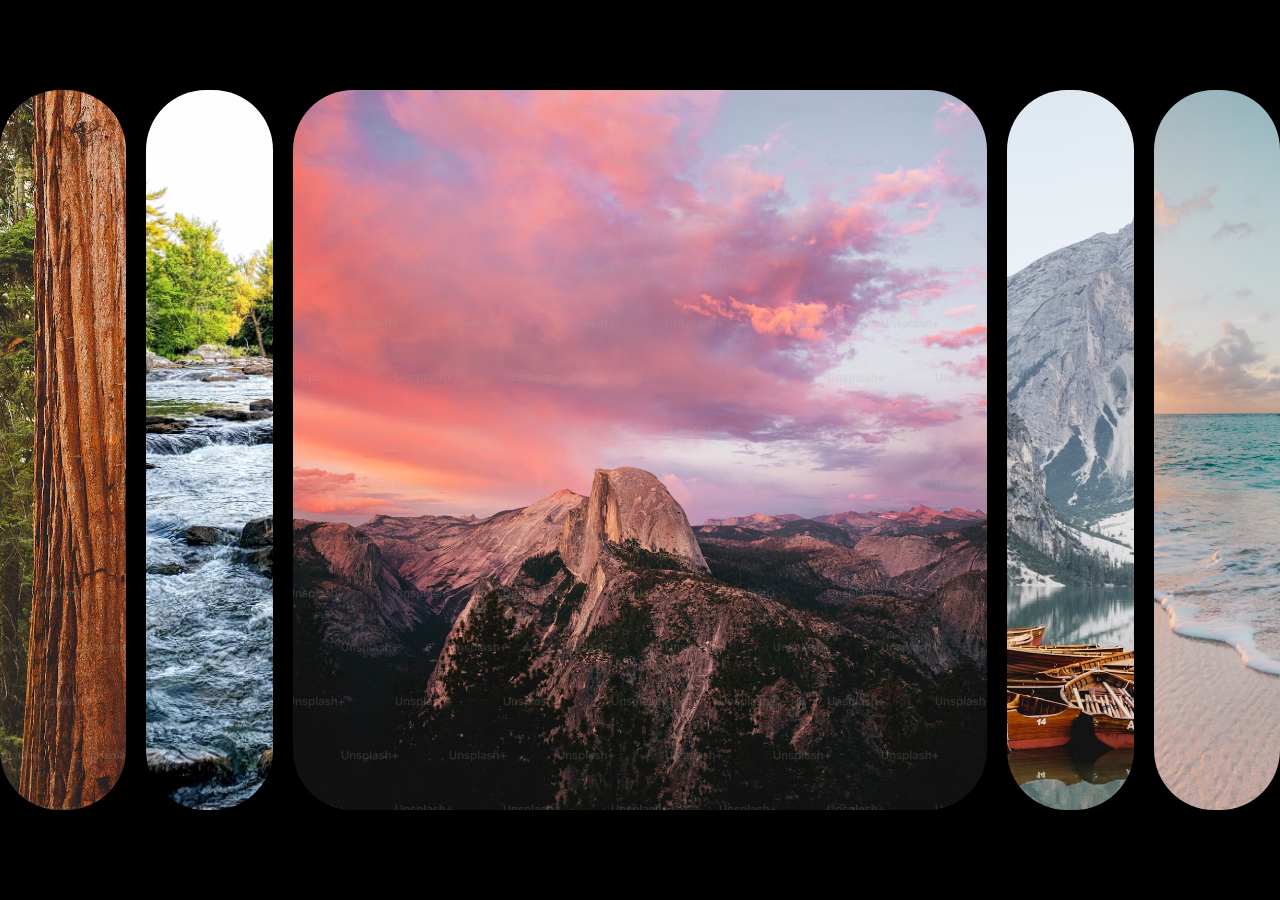
<file: index.html>
<!DOCTYPE html>
<html lang="en">
<head>
    <meta charset="UTF-8">
    <meta name="viewport" content="width=device-width, initial-scale=1.0">
    <title>Photos</title>
    <link rel="shortcut icon" href="./Images/favicon.png" type="image/x-icon">
    <link rel="stylesheet" href="style.css">
</head>
<body>
    <div class="container">
        <div class="cards">
            <div class="card"><img src="./Images/image 1.avif" alt="img1" srcset=""></div>
            <div class="card"><img src="./Images/image 2.avif" alt="img2" srcset=""></div>
            <div class="card active"><img src="./Images/image 3.avif" alt="img3" srcset=""></div>
            <div class="card"><img src="./Images/image 4.avif" alt="img4" srcset=""></div>
            <div class="card"><img src="./Images/image 5.avif" alt="img5" srcset=""></div>
        </div>
    </div>
    <script src="script.js"></script>
</body>
</html>
</file>
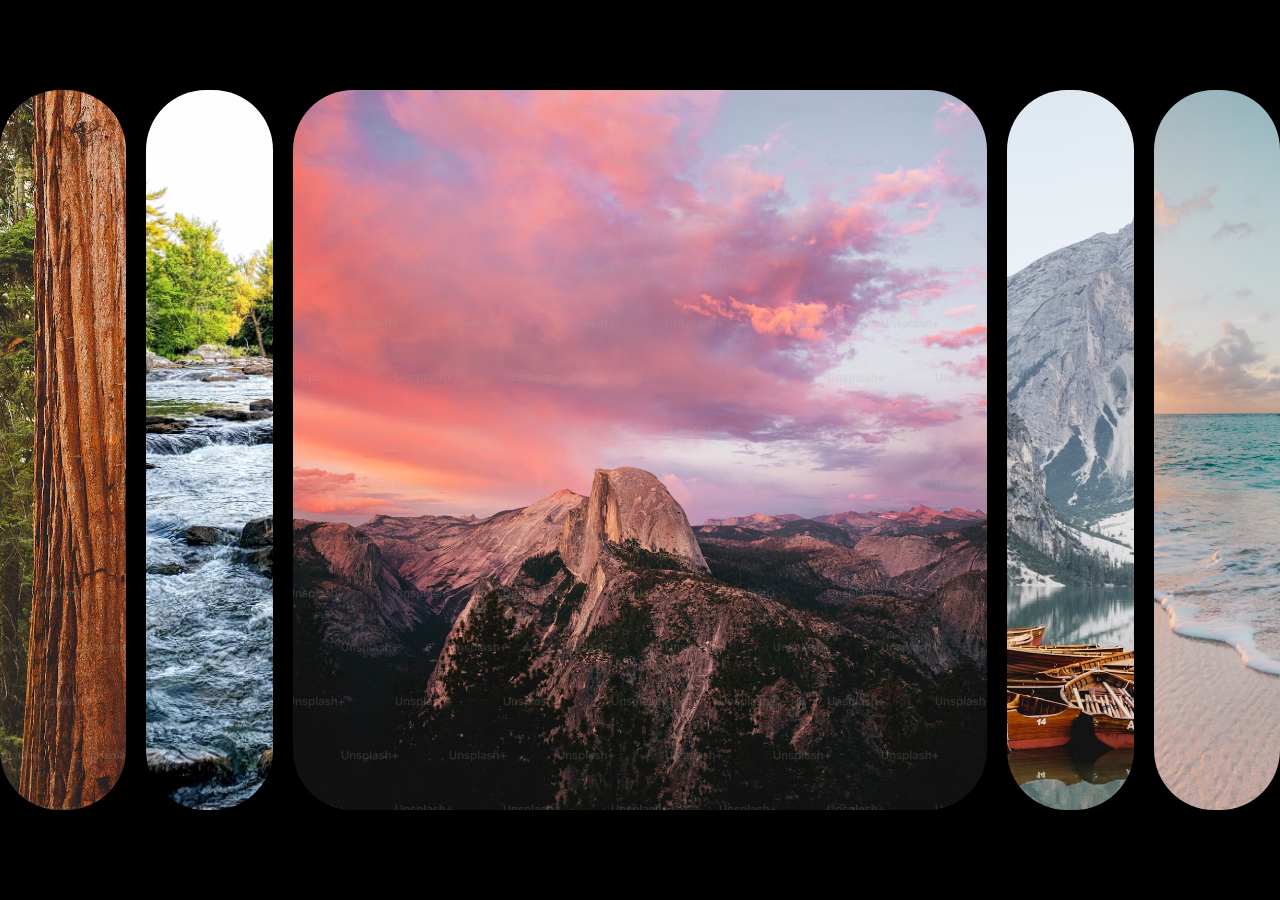
<file: expand.html>
<!DOCTYPE html>
<html lang="en">
<head>
    <meta charset="UTF-8">
    <meta name="viewport" content="width=device-width, initial-scale=1.0">
    <title>Photos</title>
    <link rel="shortcut icon" href="./Images/favicon.png" type="image/x-icon">
    <link rel="stylesheet" href="expand.css">
</head>
<body>
    <div class="container">
        <div class="cards">
            <div class="card"><img src="./Images/image 1.avif" alt="img1" srcset=""></div>
            <div class="card"><img src="./Images/image 2.avif" alt="img2" srcset=""></div>
            <div class="card active"><img src="./Images/image 3.avif" alt="img3" srcset=""></div>
            <div class="card"><img src="./Images/image 4.avif" alt="img4" srcset=""></div>
            <div class="card"><img src="./Images/image 5.avif" alt="img5" srcset=""></div>
        </div>
    </div>
    <script src="expand.js"></script>
</body>
</html>
</file>
<file: style.css>
* {
    margin: 0;
    padding: 0;
    box-sizing: border-box;
}

html,
body {
    width: 100%;
    height: 100%;
}

.container {
    width: 100%;
    height: 100%;
}

.cards {
    width: 100%;
    height: 100%;
    display: flex;
    align-items: center;
    gap: 20px;
    background-color: #000;
}

.card {
    height: 80%;
    width: 10%;
    transition: all 1s cubic-bezier( 0.645, 0.045, 0.355, 1 );
}

.card img {
    height: 100%;
    width: 100%;
    border-radius: 60px;
    object-fit: cover;
    align-items: center;
}

.card.active {
    width: 55%;
}

.card:hover{
    cursor: pointer;
}



@media screen and (max-width:600px) {
    .cards {
        flex-direction: column;
        height: 100%;
    }

    .card {
        width: 100%;
        height: 10%;
    }

    .card.active {
        width: 100%;
        height: 50%;
    }
}
</file>
<file: expand.css>
* {
    margin: 0;
    padding: 0;
    box-sizing: border-box;
}

html,
body {
    width: 100%;
    height: 100%;
}

.container {
    width: 100%;
    height: 100%;
}

.cards {
    width: 100%;
    height: 100%;
    display: flex;
    align-items: center;
    gap: 20px;
    background-color: #000;
}

.card {
    height: 80%;
    width: 10%;
    transition: all 1s ease;
}

.card img {
    height: 100%;
    width: 100%;
    border-radius: 60px;
    object-fit: cover;
    align-items: center;
}

.card.active {
    width: 55%;
}

.card:hover{
    cursor: pointer;
}



@media screen and (max-width:600px) {
    .cards {
        flex-direction: column;
        height: 100%;
    }

    .card {
        width: 100%;
        height: 10%;
    }

    .card.active {
        width: 100%;
        height: 50%;
    }
}
</file>
